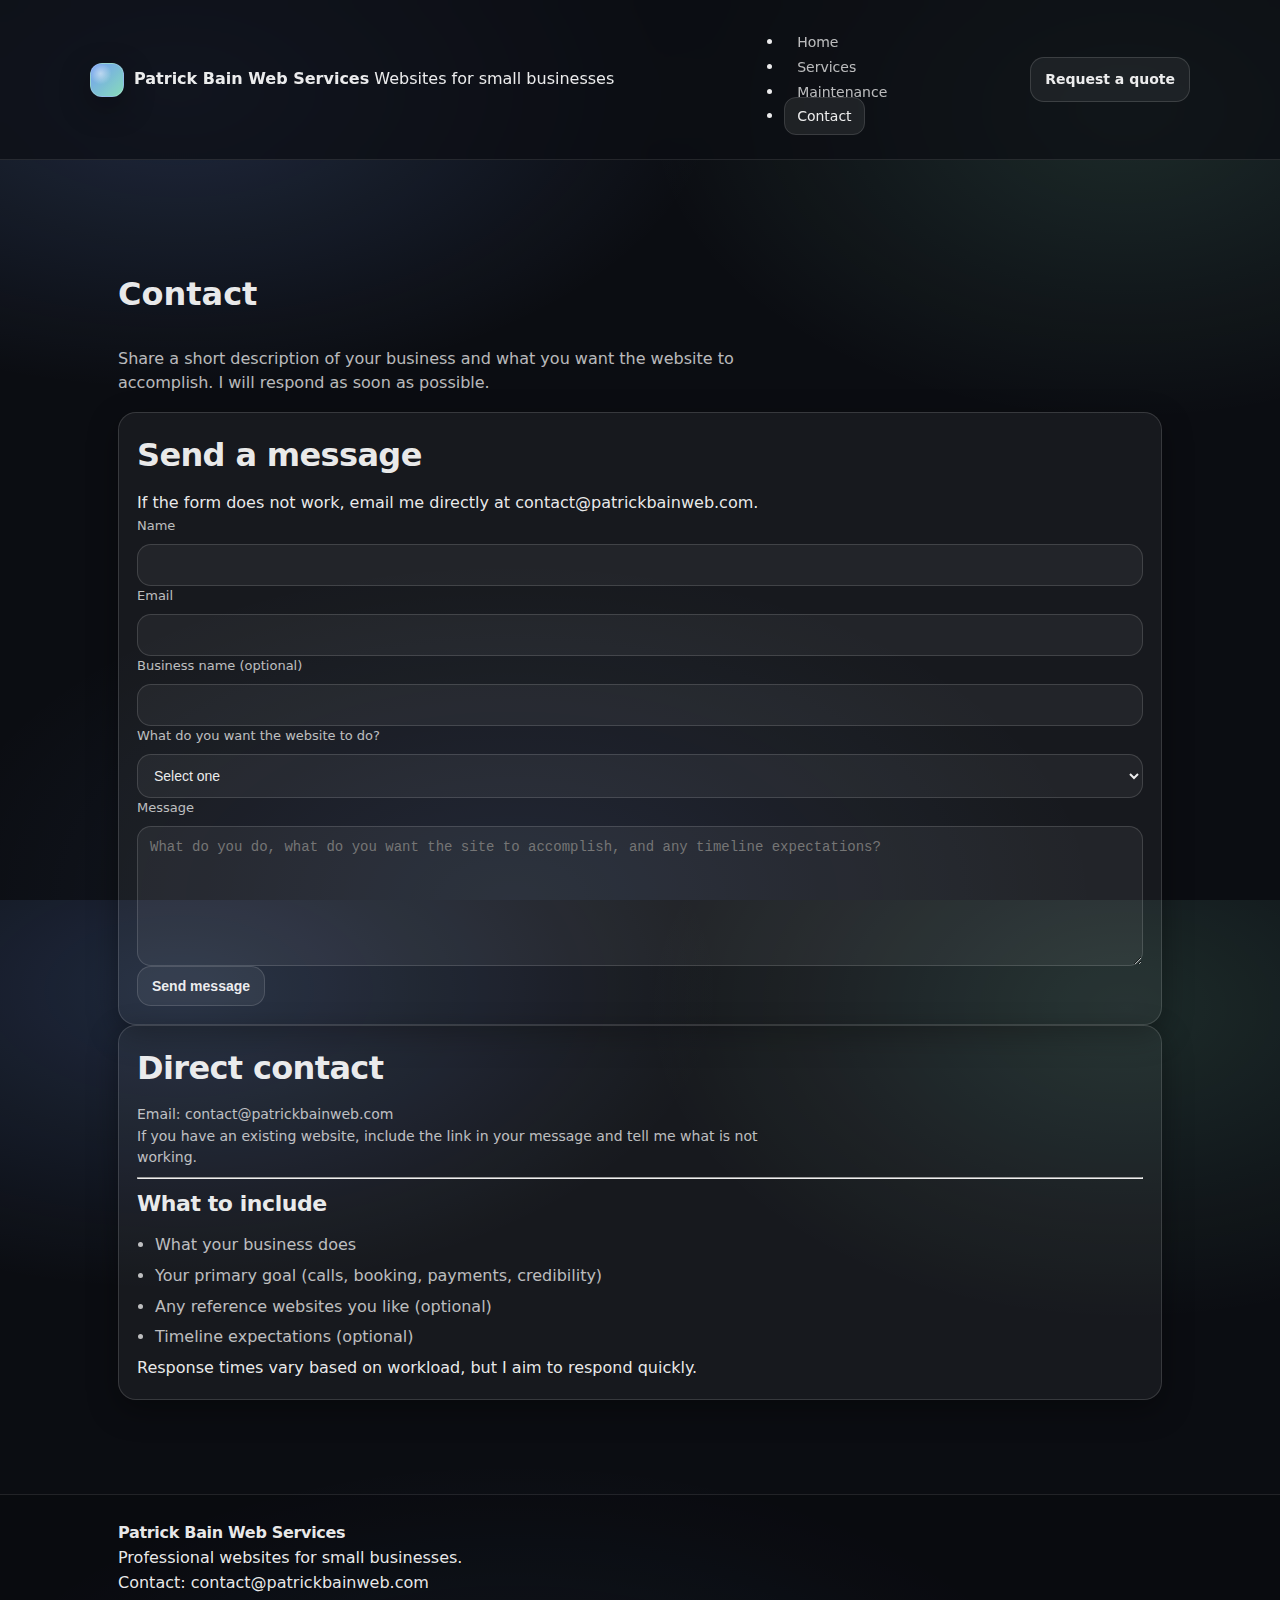
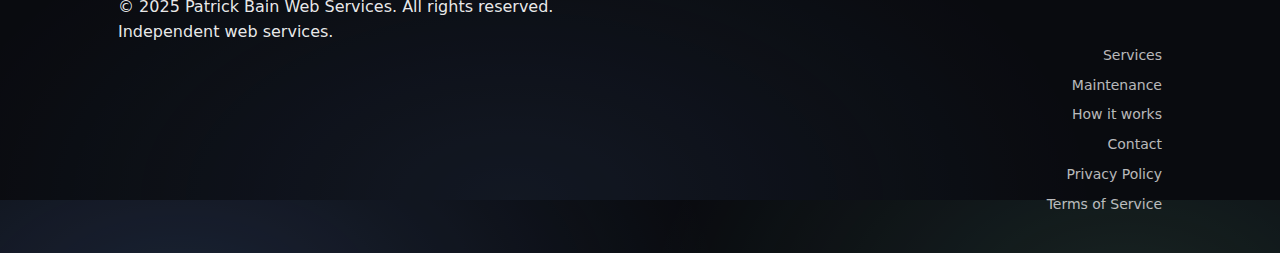
<file: pages/contact.html>
<!doctype html>
<html lang="en">
<head>
  <meta charset="utf-8" />
  <meta name="viewport" content="width=device-width, initial-scale=1" />

  <title>Contact | Patrick Bain Web Services</title>
  <meta name="description" content="Request a quote for a professional small business website. Share what you do, your goal, and your timeline. Response is typically fast." />

  <meta property="og:title" content="Contact | Patrick Bain Web Services" />
  <meta property="og:description" content="Request a quote. Clear scope, predictable timeline, and professional finish." />
  <meta property="og:type" content="website" />
  <meta property="og:url" content="https://patrickbainweb.com/pages/contact.html" />

  <link rel="canonical" href="https://patrickbainweb.com/pages/contact.html" />
  <link rel="stylesheet" href="../assets/css/styles.css" />
  <script defer src="../assets/js/main.js"></script>
</head>

<body>
  <a class="skip-link" href="#content">Skip to content</a>

  <header class="site-header">
    <div class="container header-inner">
      <a class="brand" href="../index.html" aria-label="Patrick Bain Web Services home">
        <div class="brand-mark" aria-hidden="true"></div>
        <div class="brand-text">
          <strong>Patrick Bain Web Services</strong>
          <span>Websites for small businesses</span>
        </div>
      </a>

      <nav class="nav" aria-label="Primary navigation">
        <button class="nav-toggle" type="button" data-nav-toggle aria-expanded="false" aria-controls="primary-nav">
          ☰
        </button>
        <ul class="nav-list" id="primary-nav" data-nav-list>
          <li><a href="../index.html" data-nav-link>Home</a></li>
          <li><a href="services.html" data-nav-link>Services</a></li>
          <li><a href="maintenance.html" data-nav-link>Maintenance</a></li>
          <li><a href="contact.html" data-nav-link>Contact</a></li>
        </ul>
      </nav>

      <div class="header-actions">
        <a class="btn primary" href="contact.html">Request a quote</a>
      </div>
    </div>
  </header>

  <main id="content" class="page">
    <section class="section">
      <div class="container">
        <h1 class="page-title">Contact</h1>
        <p class="page-lead">
          Share a short description of your business and what you want the website to accomplish.
          I will respond as soon as possible.
        </p>

        <div class="form-grid mt-24">
          <div class="card pad">
            <h2 class="card-title">Send a message</h2>

            <div class="note mt-10">
              If the form does not work, email me directly at
              <a href="mailto:contact@patrickbainweb.com">contact@patrickbainweb.com</a>.
            </div>
            
            <form
              data-contact-form
              action="https://formspree.io/f/xlgegapk"
              method="POST"
              class="mt-14"
            >
              <!-- Honeypot field for spam bots (should stay hidden) -->
              <input type="text" name="company_website" autocomplete="off" tabindex="-1" style="position:absolute; left:-9999px;" />

              <div class="split">
                <div class="field">
                  <label for="name">Name</label>
                  <input id="name" name="name" type="text" required />
                </div>

                <div class="field">
                  <label for="email">Email</label>
                  <input id="email" name="email" type="email" required />
                </div>
              </div>

              <div class="field">
                <label for="business">Business name (optional)</label>
                <input id="business" name="business" type="text" />
              </div>

              <div class="field">
                <label for="goal">What do you want the website to do?</label>
                <select id="goal" name="goal" required>
                  <option value="" selected>Select one</option>
                  <option>Look more professional (credibility)</option>
                  <option>Get more calls or inquiries</option>
                  <option>Generate leads (quote requests)</option>
                  <option>Support booking or scheduling</option>
                  <option>Sell products or take payments</option>
                  <option>Update or rebuild an existing site</option>
                </select>
              </div>

              <div class="field">
                <label for="message">Message</label>
                <textarea id="message" name="message" required placeholder="What do you do, what do you want the site to accomplish, and any timeline expectations?"></textarea>
              </div>

              <button class="btn primary full" type="submit">Send message</button>

              <div class="form-status" data-form-status aria-live="polite"></div>
            </form>
          </div>

          <aside class="card pad">
            <h2 class="card-title">Direct contact</h2>
            <p class="card-sub">
              Email: <a href="mailto:contact@patrickbainweb.com">contact@patrickbainweb.com</a>
            </p>
            <p class="card-sub mt-10">
              If you have an existing website, include the link in your message and tell me what is not working.
            </p>

            <hr class="hr" />

            <h3 class="card-title">What to include</h3>
            <ul>
              <li>What your business does</li>
              <li>Your primary goal (calls, booking, payments, credibility)</li>
              <li>Any reference websites you like (optional)</li>
              <li>Timeline expectations (optional)</li>
            </ul>

            <div class="note mt-18">
              Response times vary based on workload, but I aim to respond quickly.
            </div>
          </aside>
        </div>
      </div>
    </section>
  </main>

  <footer class="site-footer">
    <div class="container footer-inner">
      <div>
        <div class="footer-title">Patrick Bain Web Services</div>
        <div class="muted">Professional websites for small businesses.</div>
        <div class="mt-10 muted">Contact: <a href="mailto:contact@patrickbainweb.com">contact@patrickbainweb.com</a></div>

        <div class="smallprint">
          © 2025 Patrick Bain Web Services. All rights reserved.<br />
          Independent web services.
        </div>
      </div>

      <div class="footer-links" aria-label="Footer links">
        <a href="services.html">Services</a>
        <a href="maintenance.html">Maintenance</a>
        <a href="how-it-works.html">How it works</a>
        <a href="contact.html">Contact</a>
        <a href="privacy.html">Privacy Policy</a>
        <a href="terms.html">Terms of Service</a>
      </div>
    </div>
  </footer>
</body>
</html>
</file>
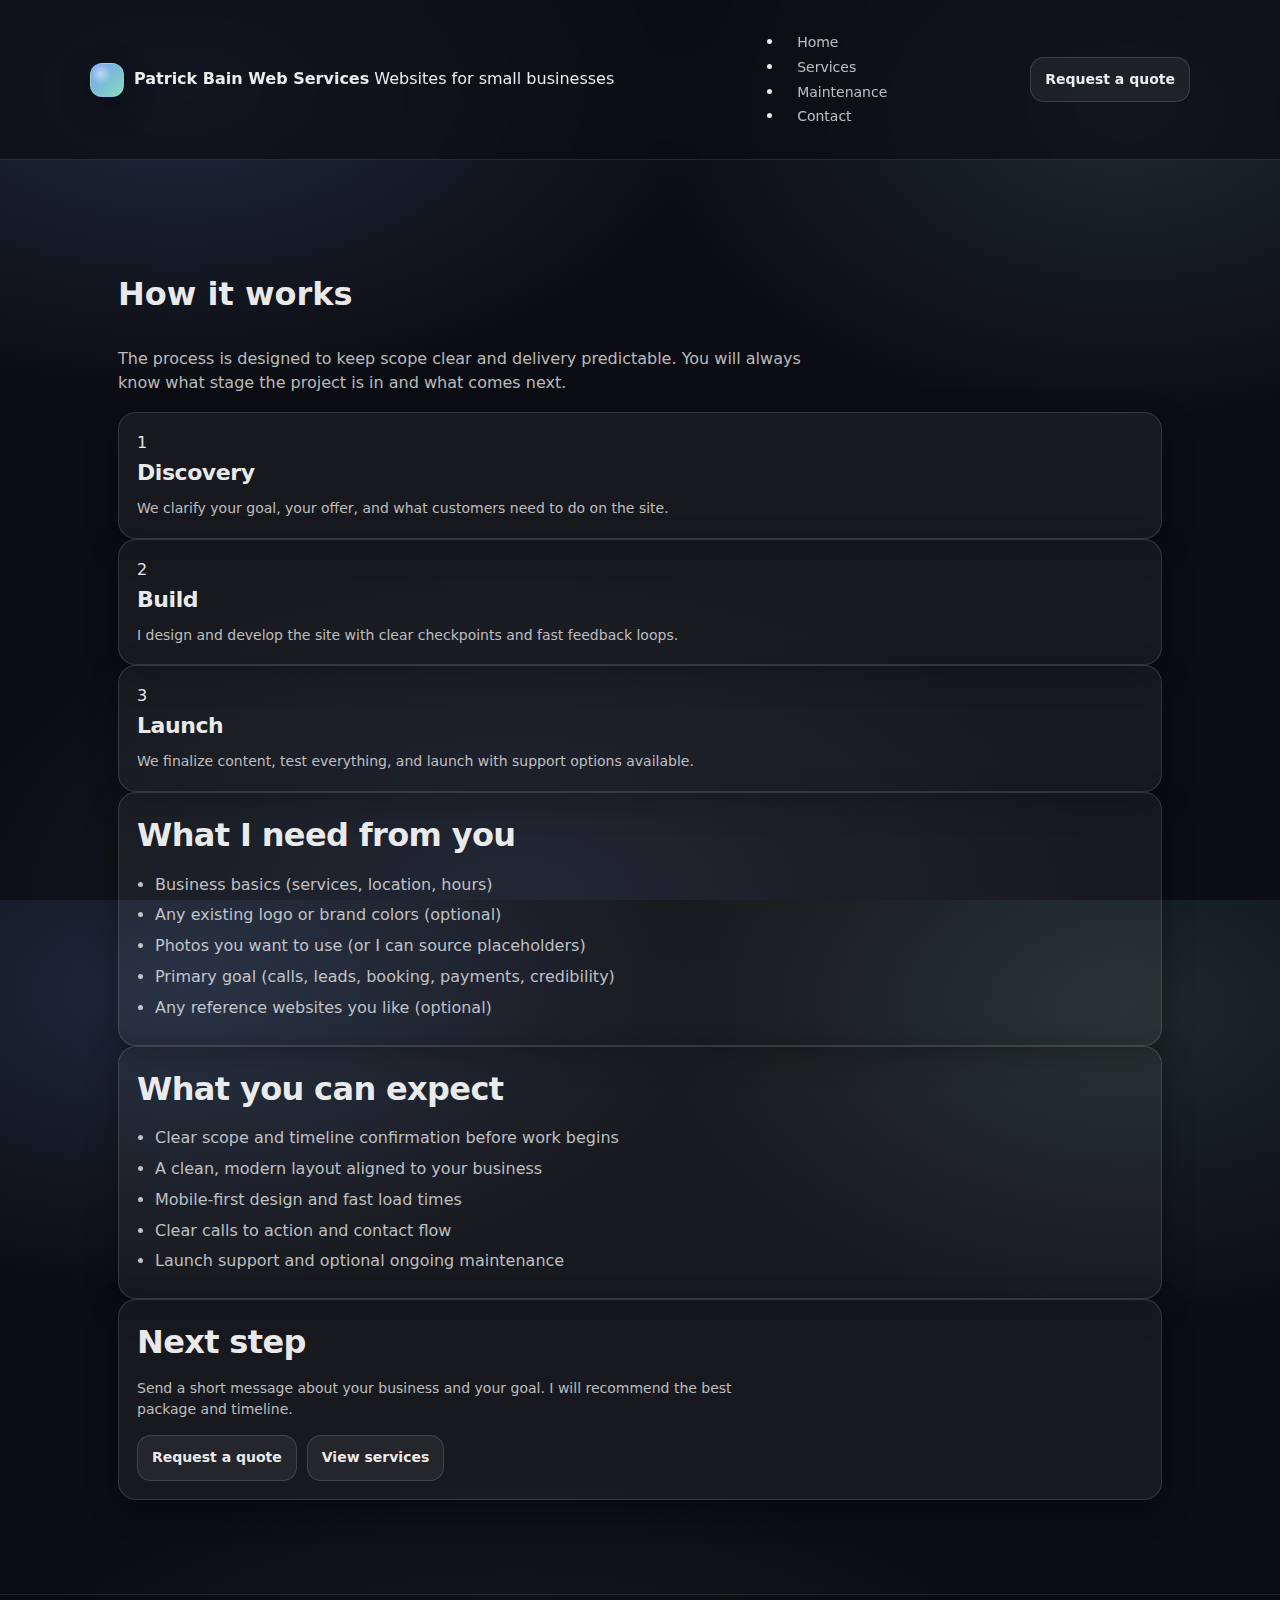
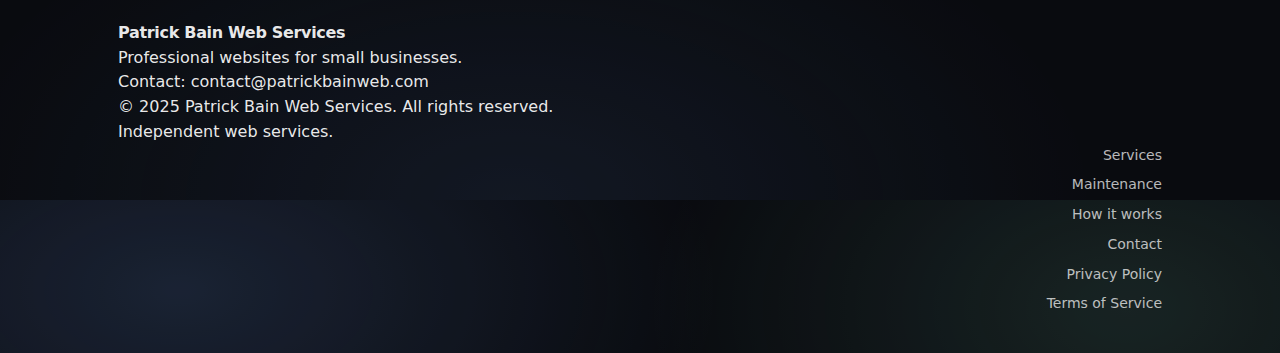
<file: pages/how-it-works.html>
<!doctype html>
<html lang="en">
<head>
  <meta charset="utf-8" />
  <meta name="viewport" content="width=device-width, initial-scale=1" />

  <title>How It Works | Patrick Bain Web Services</title>
  <meta name="description" content="A straightforward process: discovery, build, and launch. Clear checkpoints, predictable timelines, and ongoing support options." />

  <meta property="og:title" content="How It Works | Patrick Bain Web Services" />
  <meta property="og:description" content="Discovery, build, and launch. A clear, structured process with predictable delivery." />
  <meta property="og:type" content="website" />
  <meta property="og:url" content="https://patrickbainweb.com/pages/how-it-works.html" />

  <link rel="canonical" href="https://patrickbainweb.com/pages/how-it-works.html" />
  <link rel="stylesheet" href="../assets/css/styles.css" />
  <script defer src="../assets/js/main.js"></script>
</head>

<body>
  <a class="skip-link" href="#content">Skip to content</a>

  <header class="site-header">
    <div class="container header-inner">
      <a class="brand" href="../index.html" aria-label="Patrick Bain Web Services home">
        <div class="brand-mark" aria-hidden="true"></div>
        <div class="brand-text">
          <strong>Patrick Bain Web Services</strong>
          <span>Websites for small businesses</span>
        </div>
      </a>

      <nav class="nav" aria-label="Primary navigation">
        <button class="nav-toggle" type="button" data-nav-toggle aria-expanded="false" aria-controls="primary-nav">
          ☰
        </button>
        <ul class="nav-list" id="primary-nav" data-nav-list>
          <li><a href="../index.html" data-nav-link>Home</a></li>
          <li><a href="services.html" data-nav-link>Services</a></li>
          <li><a href="maintenance.html" data-nav-link>Maintenance</a></li>
          <li><a href="contact.html" data-nav-link>Contact</a></li>
        </ul>
      </nav>

      <div class="header-actions">
        <a class="btn primary" href="contact.html">Request a quote</a>
      </div>
    </div>
  </header>

  <main id="content" class="page">
    <section class="section">
      <div class="container">
        <h1 class="page-title">How it works</h1>
        <p class="page-lead">
          The process is designed to keep scope clear and delivery predictable.
          You will always know what stage the project is in and what comes next.
        </p>

        <div class="process-grid mt-24">
          <div class="card step hover">
            <div class="num">1</div>
            <h3>Discovery</h3>
            <p>We clarify your goal, your offer, and what customers need to do on the site.</p>
          </div>
          <div class="card step hover">
            <div class="num">2</div>
            <h3>Build</h3>
            <p>I design and develop the site with clear checkpoints and fast feedback loops.</p>
          </div>
          <div class="card step hover">
            <div class="num">3</div>
            <h3>Launch</h3>
            <p>We finalize content, test everything, and launch with support options available.</p>
          </div>
        </div>

        <div class="split mt-24">
          <div class="card pad">
            <h2 class="card-title">What I need from you</h2>
            <ul>
              <li>Business basics (services, location, hours)</li>
              <li>Any existing logo or brand colors (optional)</li>
              <li>Photos you want to use (or I can source placeholders)</li>
              <li>Primary goal (calls, leads, booking, payments, credibility)</li>
              <li>Any reference websites you like (optional)</li>
            </ul>
          </div>

          <div class="card pad">
            <h2 class="card-title">What you can expect</h2>
            <ul>
              <li>Clear scope and timeline confirmation before work begins</li>
              <li>A clean, modern layout aligned to your business</li>
              <li>Mobile-first design and fast load times</li>
              <li>Clear calls to action and contact flow</li>
              <li>Launch support and optional ongoing maintenance</li>
            </ul>
          </div>
        </div>

        <div class="card panel mt-24">
          <h2 class="card-title">Next step</h2>
          <p class="card-sub">Send a short message about your business and your goal. I will recommend the best package and timeline.</p>
          <div class="hero-actions mt-14">
            <a class="btn primary" href="contact.html">Request a quote</a>
            <a class="btn ghost" href="services.html">View services</a>
          </div>
        </div>
      </div>
    </section>
  </main>

  <footer class="site-footer">
    <div class="container footer-inner">
      <div>
        <div class="footer-title">Patrick Bain Web Services</div>
        <div class="muted">Professional websites for small businesses.</div>
        <div class="mt-10 muted">Contact: <a href="mailto:contact@patrickbainweb.com">contact@patrickbainweb.com</a></div>

        <div class="smallprint">
          © 2025 Patrick Bain Web Services. All rights reserved.<br />
          Independent web services.
        </div>
      </div>

      <div class="footer-links" aria-label="Footer links">
        <a href="services.html">Services</a>
        <a href="maintenance.html">Maintenance</a>
        <a href="how-it-works.html">How it works</a>
        <a href="contact.html">Contact</a>
        <a href="privacy.html">Privacy Policy</a>
        <a href="terms.html">Terms of Service</a>
      </div>
    </div>
  </footer>
</body>
</html>
</file>
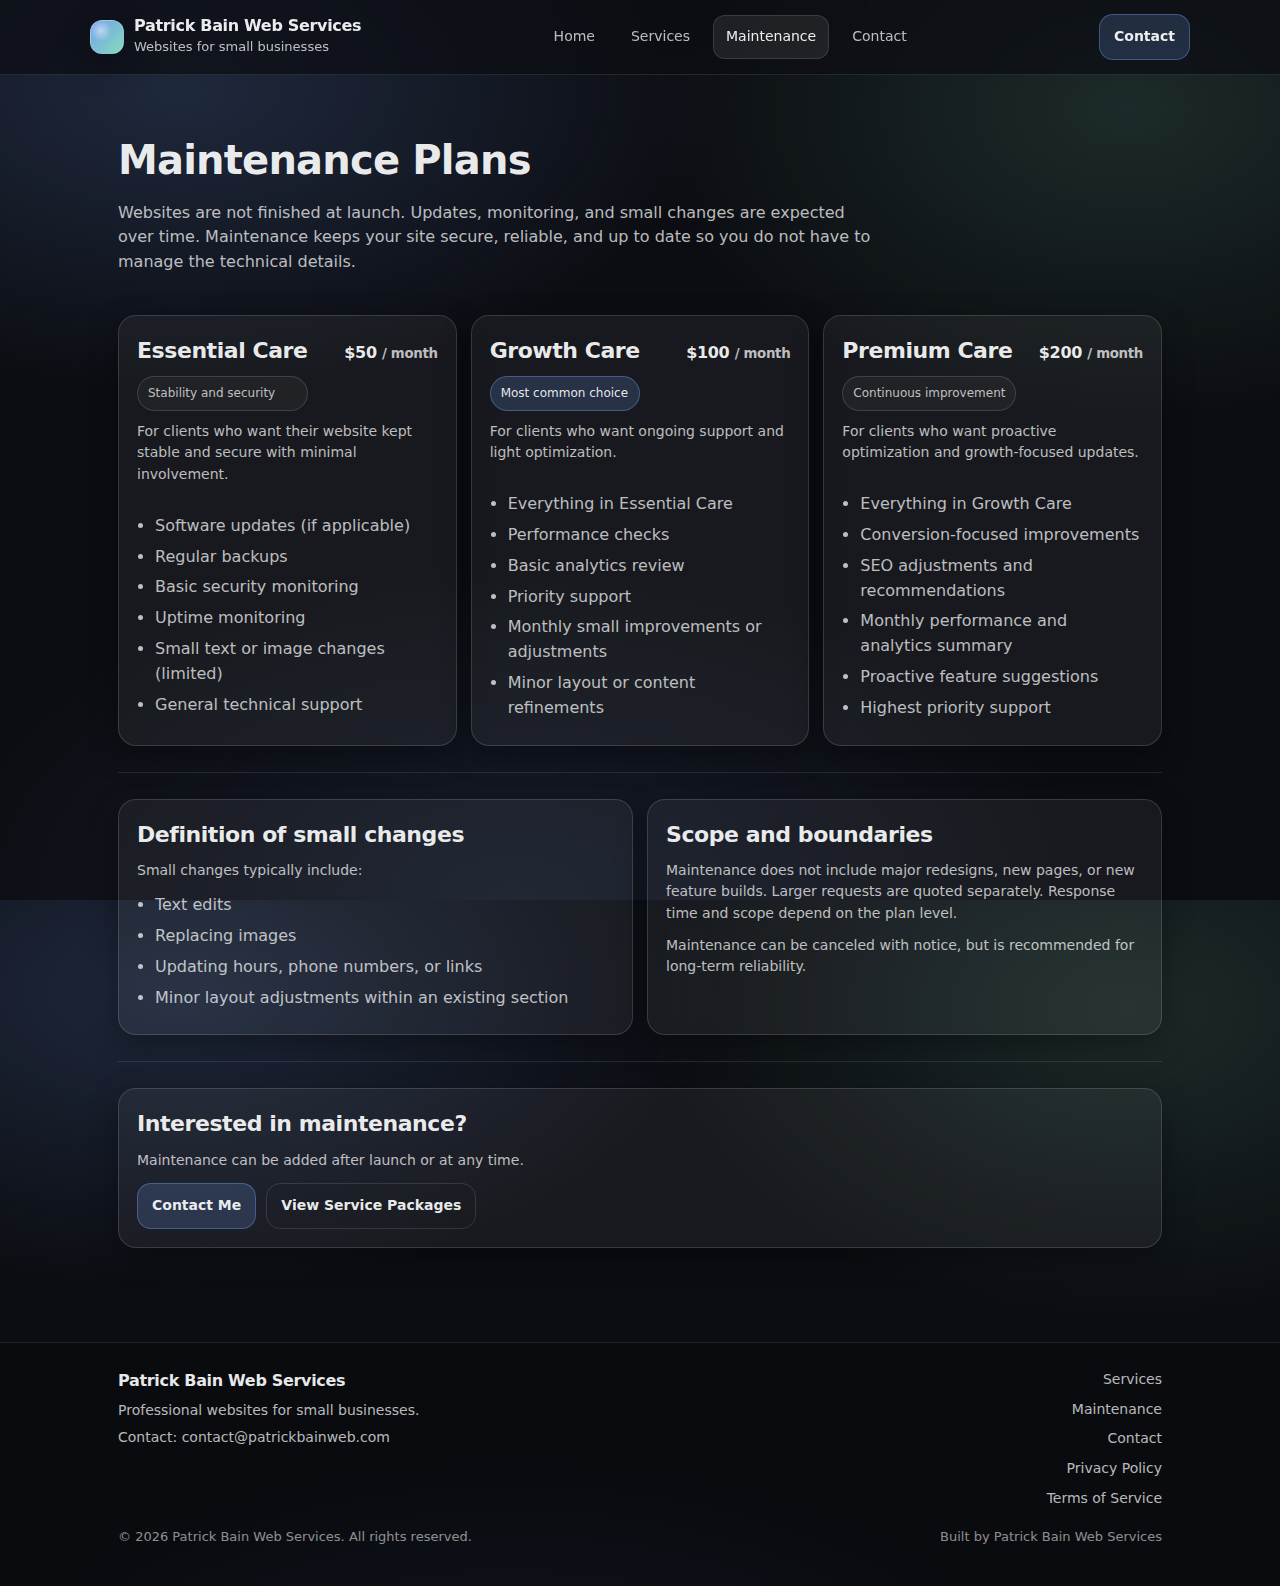
<file: pages/maintenance.html>
<!doctype html>
<html lang="en">
<head>
  <meta charset="utf-8" />
  <meta name="viewport" content="width=device-width, initial-scale=1" />
  <title>Maintenance | Patrick Bain Web Services</title>
  <meta name="description" content="Website maintenance plans to keep your site secure, fast, and up to date after launch." />
  <meta name="robots" content="index,follow" />
  <link rel="stylesheet" href="../assets/css/styles.css" />
  <link rel="icon" href="data:," />
</head>
<body>
  <a class="skip-link" href="#main">Skip to content</a>

  <header class="site-header">
    <div class="container header-inner">
      <a class="brand" href="../index.html" aria-label="Go to homepage">
        <span class="brand-mark" aria-hidden="true"></span>
        <span>
          <div class="brand-name">Patrick Bain Web Services</div>
          <div class="brand-sub">Websites for small businesses</div>
        </span>
      </a>

      <button class="nav-toggle" data-nav-toggle aria-label="Open menu" aria-expanded="false">☰</button>

      <nav class="nav" data-nav aria-label="Primary navigation">
        <a href="../index.html" data-nav-link>Home</a>
        <a href="services.html" data-nav-link>Services</a>
        <a href="maintenance.html" data-nav-link aria-current="page">Maintenance</a>
        <a href="contact.html" data-nav-link>Contact</a>
      </nav>

      <div class="header-actions">
        <a class="btn btn-primary" href="contact.html">Contact</a>
      </div>
    </div>
  </header>

  <main id="main">
    <section class="page-title">
      <div class="container">
        <h1>Maintenance Plans</h1>
        <p>
          Websites are not finished at launch. Updates, monitoring, and small changes are expected over time.
          Maintenance keeps your site secure, reliable, and up to date so you do not have to manage the technical details.
        </p>
      </div>
    </section>

    <section class="section">
      <div class="container">
        <div class="pricing-grid">
          <div class="card price">
            <div class="price-top">
              <div>
                <h3>Essential Care</h3>
                <div class="badge">Stability and security</div>
              </div>
              <div class="amount">$50 <small>/ month</small></div>
            </div>
            <p>For clients who want their website kept stable and secure with minimal involvement.</p>
            <ul>
              <li>Software updates (if applicable)</li>
              <li>Regular backups</li>
              <li>Basic security monitoring</li>
              <li>Uptime monitoring</li>
              <li>Small text or image changes (limited)</li>
              <li>General technical support</li>
            </ul>
          </div>

          <div class="card price">
            <div class="price-top">
              <div>
                <h3>Growth Care</h3>
                <div class="badge badge-pop">Most common choice</div>
              </div>
              <div class="amount">$100 <small>/ month</small></div>
            </div>
            <p>For clients who want ongoing support and light optimization.</p>
            <ul>
              <li>Everything in Essential Care</li>
              <li>Performance checks</li>
              <li>Basic analytics review</li>
              <li>Priority support</li>
              <li>Monthly small improvements or adjustments</li>
              <li>Minor layout or content refinements</li>
            </ul>
          </div>

          <div class="card price">
            <div class="price-top">
              <div>
                <h3>Premium Care</h3>
                <div class="badge">Continuous improvement</div>
              </div>
              <div class="amount">$200 <small>/ month</small></div>
            </div>
            <p>For clients who want proactive optimization and growth-focused updates.</p>
            <ul>
              <li>Everything in Growth Care</li>
              <li>Conversion-focused improvements</li>
              <li>SEO adjustments and recommendations</li>
              <li>Monthly performance and analytics summary</li>
              <li>Proactive feature suggestions</li>
              <li>Highest priority support</li>
            </ul>
          </div>
        </div>

        <hr class="sep" />

        <div class="grid-2">
          <div class="card">
            <h3>Definition of small changes</h3>
            <p>Small changes typically include:</p>
            <ul>
              <li>Text edits</li>
              <li>Replacing images</li>
              <li>Updating hours, phone numbers, or links</li>
              <li>Minor layout adjustments within an existing section</li>
            </ul>
          </div>
          <div class="card">
            <h3>Scope and boundaries</h3>
            <p>
              Maintenance does not include major redesigns, new pages, or new feature builds.
              Larger requests are quoted separately. Response time and scope depend on the plan level.
            </p>
            <p style="margin-top: 10px;">
              Maintenance can be canceled with notice, but is recommended for long-term reliability.
            </p>
          </div>
        </div>

        <hr class="sep" />

        <div class="card">
          <h3>Interested in maintenance?</h3>
          <p>Maintenance can be added after launch or at any time.</p>
          <div class="hero-actions" style="margin-top: 12px;">
            <a class="btn btn-primary" href="contact.html">Contact Me</a>
            <a class="btn btn-ghost" href="services.html">View Service Packages</a>
          </div>
        </div>
      </div>
    </section>
  </main>

  <footer class="site-footer">
    <div class="container">
      <div class="footer-grid">
        <div>
          <div class="footer-title">Patrick Bain Web Services</div>
          <div class="footer-muted">Professional websites for small businesses.</div>
          <div class="footer-muted">Contact: <a href="mailto:contact@patrickbainweb.com">contact@patrickbainweb.com</a></div>
        </div>

        <div class="footer-links">
          <a href="services.html">Services</a>
          <a href="maintenance.html">Maintenance</a>
          <a href="contact.html">Contact</a>
          <a href="privacy.html">Privacy Policy</a>
          <a href="terms.html">Terms of Service</a>
        </div>
      </div>

      <div class="footer-bottom">
        <div>© <span data-year></span> Patrick Bain Web Services. All rights reserved.</div>
        <div class="smallprint">Built by Patrick Bain Web Services</div>
      </div>
    </div>
  </footer>

  <script src="../assets/js/main.js"></script>
</body>
</html>
</file>
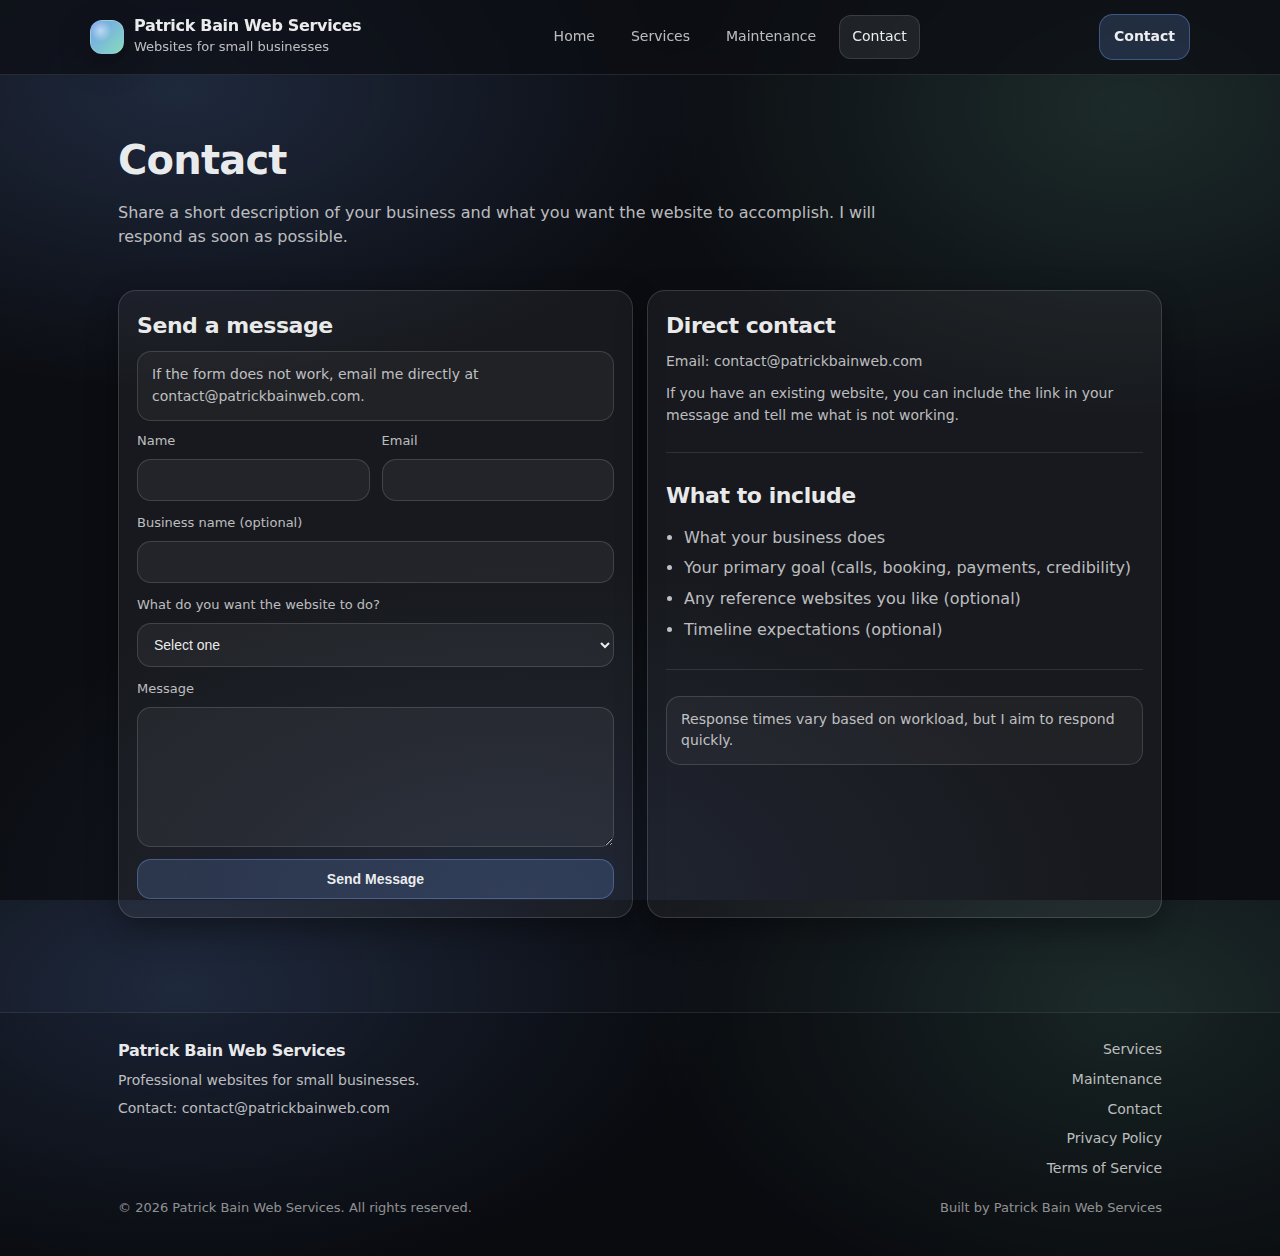
<file: pages/privacy.html>
<!doctype html>
<html lang="en">
<head>
  <meta charset="utf-8" />
  <meta name="viewport" content="width=device-width, initial-scale=1" />
  <title>Contact | Patrick Bain Web Services</title>
  <meta name="description" content="Contact Patrick Bain Web Services to discuss a website project, request a quote, or ask a question." />
  <meta name="robots" content="index,follow" />
  <link rel="stylesheet" href="../assets/css/styles.css" />
  <link rel="icon" href="data:," />
</head>
<body>
  <a class="skip-link" href="#main">Skip to content</a>

  <header class="site-header">
    <div class="container header-inner">
      <a class="brand" href="../index.html" aria-label="Go to homepage">
        <span class="brand-mark" aria-hidden="true"></span>
        <span>
          <div class="brand-name">Patrick Bain Web Services</div>
          <div class="brand-sub">Websites for small businesses</div>
        </span>
      </a>

      <button class="nav-toggle" data-nav-toggle aria-label="Open menu" aria-expanded="false">☰</button>

      <nav class="nav" data-nav aria-label="Primary navigation">
        <a href="../index.html" data-nav-link>Home</a>
        <a href="services.html" data-nav-link>Services</a>
        <a href="maintenance.html" data-nav-link>Maintenance</a>
        <a href="contact.html" data-nav-link aria-current="page">Contact</a>
      </nav>

      <div class="header-actions">
        <a class="btn btn-primary" href="contact.html">Contact</a>
      </div>
    </div>
  </header>

  <main id="main">
    <section class="page-title">
      <div class="container">
        <h1>Contact</h1>
        <p>
          Share a short description of your business and what you want the website to accomplish.
          I will respond as soon as possible.
        </p>
      </div>
    </section>

    <section class="section">
      <div class="container">
        <div class="grid-2">
          <div class="card">
            <h3>Send a message</h3>

            <div class="notice" data-form-status>
              If the form does not work, email me directly at
              <a href="mailto:contact@patrickbainweb.com">contact@patrickbainweb.com</a>.
            </div>

            <form class="form" data-formspree
              action="https://formspree.io/f/YOUR_FORMSPREE_ID"
              method="POST">

              <!-- Honeypot field (anti-spam) -->
              <input type="text" name="_gotcha" style="display:none" tabindex="-1" autocomplete="off" />

              <div class="form-row">
                <div class="field">
                  <label for="name">Name</label>
                  <input id="name" name="name" type="text" required />
                </div>
                <div class="field">
                  <label for="email">Email</label>
                  <input id="email" name="email" type="email" required />
                </div>
              </div>

              <div class="field">
                <label for="business">Business name (optional)</label>
                <input id="business" name="business" type="text" />
              </div>

              <div class="field">
                <label for="goal">What do you want the website to do?</label>
                <select id="goal" name="goal" required>
                  <option value="" selected disabled>Select one</option>
                  <option>More calls or inquiries</option>
                  <option>Online booking</option>
                  <option>Payments or deposits</option>
                  <option>Professional credibility</option>
                  <option>Update an existing website</option>
                </select>
              </div>

              <div class="field">
                <label for="message">Message</label>
                <textarea id="message" name="message" required></textarea>
              </div>

              <button class="btn btn-primary" type="submit">Send Message</button>
            </form>
          </div>

          <div class="card">
            <h3>Direct contact</h3>
            <p>
              Email: <a href="mailto:contact@patrickbainweb.com">contact@patrickbainweb.com</a>
            </p>
            <p style="margin-top: 10px;">
              If you have an existing website, you can include the link in your message and tell me what is not working.
            </p>

            <hr class="sep" />

            <h3>What to include</h3>
            <ul>
              <li>What your business does</li>
              <li>Your primary goal (calls, booking, payments, credibility)</li>
              <li>Any reference websites you like (optional)</li>
              <li>Timeline expectations (optional)</li>
            </ul>

            <hr class="sep" />

            <div class="notice">
              Response times vary based on workload, but I aim to respond quickly.
            </div>
          </div>
        </div>
      </div>
    </section>
  </main>

  <footer class="site-footer">
    <div class="container">
      <div class="footer-grid">
        <div>
          <div class="footer-title">Patrick Bain Web Services</div>
          <div class="footer-muted">Professional websites for small businesses.</div>
          <div class="footer-muted">Contact: <a href="mailto:contact@patrickbainweb.com">contact@patrickbainweb.com</a></div>
        </div>

        <div class="footer-links">
          <a href="services.html">Services</a>
          <a href="maintenance.html">Maintenance</a>
          <a href="contact.html">Contact</a>
          <a href="privacy.html">Privacy Policy</a>
          <a href="terms.html">Terms of Service</a>
        </div>
      </div>

      <div class="footer-bottom">
        <div>© <span data-year></span> Patrick Bain Web Services. All rights reserved.</div>
        <div class="smallprint">Built by Patrick Bain Web Services</div>
      </div>
    </div>
  </footer>

  <script src="../assets/js/main.js"></script>
</body>
</html>
</file>
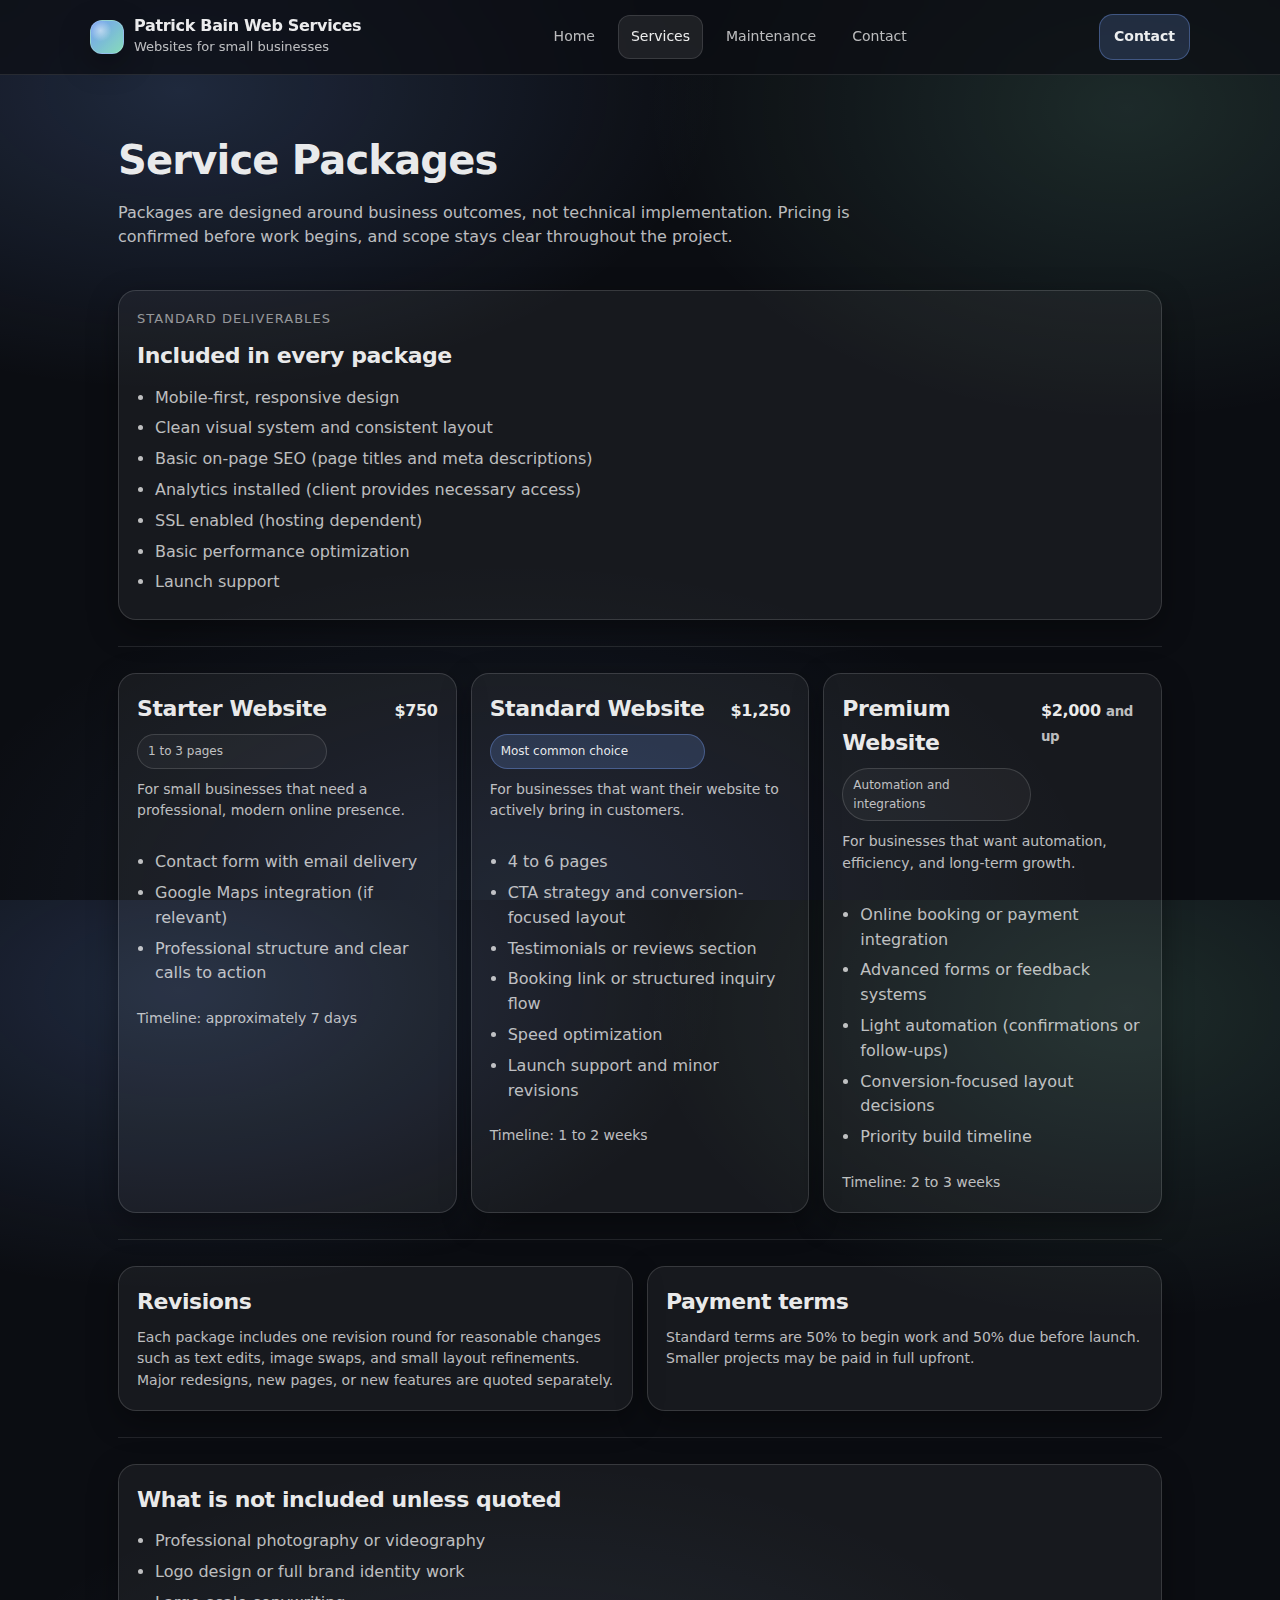
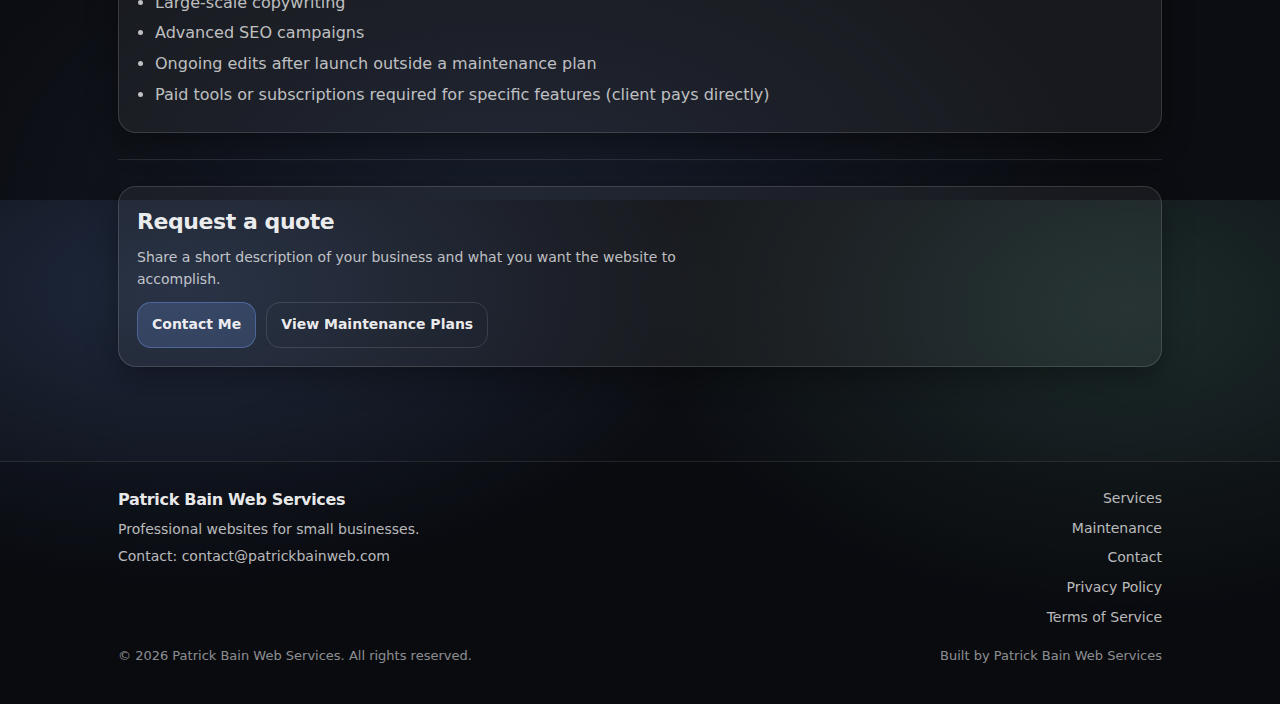
<file: pages/services.html>
<!doctype html>
<html lang="en">
<head>
  <meta charset="utf-8" />
  <meta name="viewport" content="width=device-width, initial-scale=1" />
  <title>Services | Patrick Bain Web Services</title>
  <meta name="description" content="Service packages for small business websites, including build options and professional delivery standards." />
  <meta name="robots" content="index,follow" />
  <link rel="stylesheet" href="../assets/css/styles.css" />
  <link rel="icon" href="data:," />
</head>
<body>
  <a class="skip-link" href="#main">Skip to content</a>

  <header class="site-header">
    <div class="container header-inner">
      <a class="brand" href="../index.html" aria-label="Go to homepage">
        <span class="brand-mark" aria-hidden="true"></span>
        <span>
          <div class="brand-name">Patrick Bain Web Services</div>
          <div class="brand-sub">Websites for small businesses</div>
        </span>
      </a>

      <button class="nav-toggle" data-nav-toggle aria-label="Open menu" aria-expanded="false">☰</button>

      <nav class="nav" data-nav aria-label="Primary navigation">
        <a href="../index.html" data-nav-link>Home</a>
        <a href="services.html" data-nav-link aria-current="page">Services</a>
        <a href="maintenance.html" data-nav-link>Maintenance</a>
        <a href="contact.html" data-nav-link>Contact</a>
      </nav>

      <div class="header-actions">
        <a class="btn btn-primary" href="contact.html">Contact</a>
      </div>
    </div>
  </header>

  <main id="main">
    <section class="page-title">
      <div class="container">
        <h1>Service Packages</h1>
        <p>
          Packages are designed around business outcomes, not technical implementation.
          Pricing is confirmed before work begins, and scope stays clear throughout the project.
        </p>
      </div>
    </section>

    <section class="section">
      <div class="container">
        <div class="card">
          <div class="kicker">Standard deliverables</div>
          <h3>Included in every package</h3>
          <ul>
            <li>Mobile-first, responsive design</li>
            <li>Clean visual system and consistent layout</li>
            <li>Basic on-page SEO (page titles and meta descriptions)</li>
            <li>Analytics installed (client provides necessary access)</li>
            <li>SSL enabled (hosting dependent)</li>
            <li>Basic performance optimization</li>
            <li>Launch support</li>
          </ul>
        </div>

        <hr class="sep" />

        <div class="pricing-grid">
          <div class="card price">
            <div class="price-top">
              <div>
                <h3>Starter Website</h3>
                <div class="badge">1 to 3 pages</div>
              </div>
              <div class="amount">$750</div>
            </div>
            <p>For small businesses that need a professional, modern online presence.</p>
            <ul>
              <li>Contact form with email delivery</li>
              <li>Google Maps integration (if relevant)</li>
              <li>Professional structure and clear calls to action</li>
            </ul>
            <div class="footer-muted">Timeline: approximately 7 days</div>
          </div>

          <div class="card price">
            <div class="price-top">
              <div>
                <h3>Standard Website</h3>
                <div class="badge badge-pop">Most common choice</div>
              </div>
              <div class="amount">$1,250</div>
            </div>
            <p>For businesses that want their website to actively bring in customers.</p>
            <ul>
              <li>4 to 6 pages</li>
              <li>CTA strategy and conversion-focused layout</li>
              <li>Testimonials or reviews section</li>
              <li>Booking link or structured inquiry flow</li>
              <li>Speed optimization</li>
              <li>Launch support and minor revisions</li>
            </ul>
            <div class="footer-muted">Timeline: 1 to 2 weeks</div>
          </div>

          <div class="card price">
            <div class="price-top">
              <div>
                <h3>Premium Website</h3>
                <div class="badge">Automation and integrations</div>
              </div>
              <div class="amount">$2,000 <small>and up</small></div>
            </div>
            <p>For businesses that want automation, efficiency, and long-term growth.</p>
            <ul>
              <li>Online booking or payment integration</li>
              <li>Advanced forms or feedback systems</li>
              <li>Light automation (confirmations or follow-ups)</li>
              <li>Conversion-focused layout decisions</li>
              <li>Priority build timeline</li>
            </ul>
            <div class="footer-muted">Timeline: 2 to 3 weeks</div>
          </div>
        </div>

        <hr class="sep" />

        <div class="grid-2">
          <div class="card">
            <h3>Revisions</h3>
            <p>
              Each package includes one revision round for reasonable changes such as text edits, image swaps,
              and small layout refinements. Major redesigns, new pages, or new features are quoted separately.
            </p>
          </div>
          <div class="card">
            <h3>Payment terms</h3>
            <p>
              Standard terms are 50% to begin work and 50% due before launch. Smaller projects may be paid in full upfront.
            </p>
          </div>
        </div>

        <hr class="sep" />

        <div class="card">
          <h3>What is not included unless quoted</h3>
          <ul>
            <li>Professional photography or videography</li>
            <li>Logo design or full brand identity work</li>
            <li>Large-scale copywriting</li>
            <li>Advanced SEO campaigns</li>
            <li>Ongoing edits after launch outside a maintenance plan</li>
            <li>Paid tools or subscriptions required for specific features (client pays directly)</li>
          </ul>
        </div>

        <hr class="sep" />

        <div class="card">
          <h3>Request a quote</h3>
          <p>Share a short description of your business and what you want the website to accomplish.</p>
          <div class="hero-actions" style="margin-top: 12px;">
            <a class="btn btn-primary" href="contact.html">Contact Me</a>
            <a class="btn btn-ghost" href="maintenance.html">View Maintenance Plans</a>
          </div>
        </div>
      </div>
    </section>
  </main>

  <footer class="site-footer">
    <div class="container">
      <div class="footer-grid">
        <div>
          <div class="footer-title">Patrick Bain Web Services</div>
          <div class="footer-muted">Professional websites for small businesses.</div>
          <div class="footer-muted">Contact: <a href="mailto:contact@patrickbainweb.com">contact@patrickbainweb.com</a></div>
        </div>

        <div class="footer-links">
          <a href="services.html">Services</a>
          <a href="maintenance.html">Maintenance</a>
          <a href="contact.html">Contact</a>
          <a href="privacy.html">Privacy Policy</a>
          <a href="terms.html">Terms of Service</a>
        </div>
      </div>

      <div class="footer-bottom">
        <div>© <span data-year></span> Patrick Bain Web Services. All rights reserved.</div>
        <div class="smallprint">Built by Patrick Bain Web Services</div>
      </div>
    </div>
  </footer>

  <script src="../assets/js/main.js"></script>
</body>
</html>
</file>
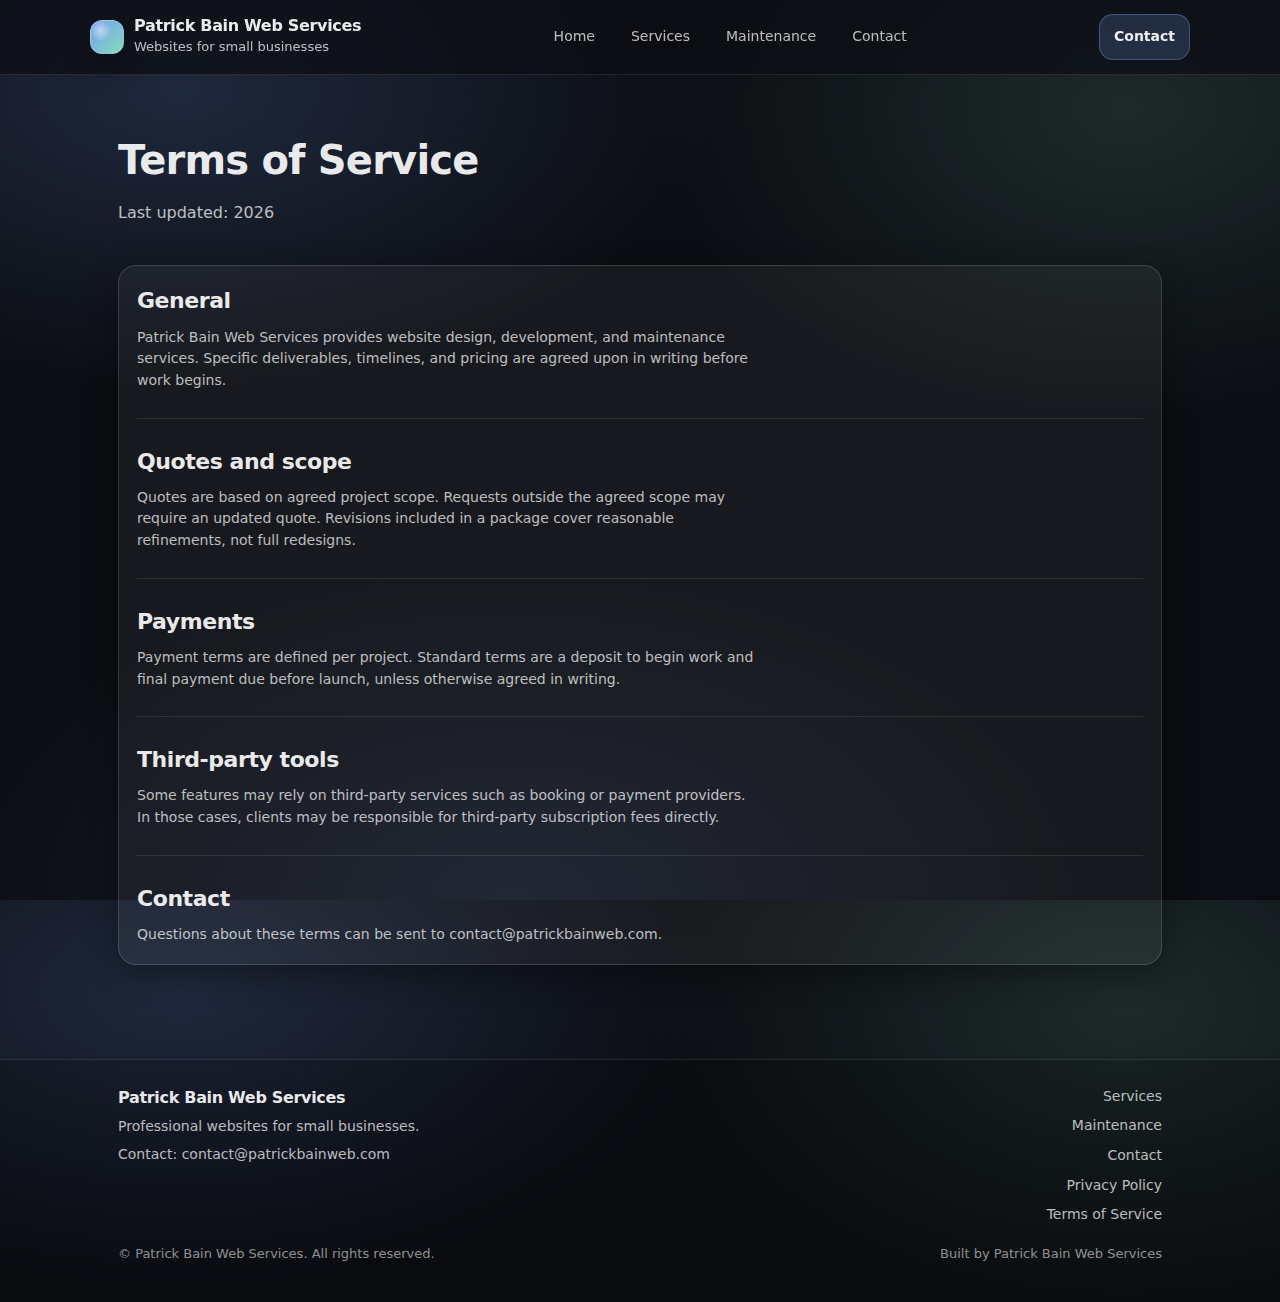
<file: pages/terms.html>
<!doctype html>
<html lang="en">
<head>
  <meta charset="utf-8" />
  <meta name="viewport" content="width=device-width, initial-scale=1" />
  <title>Terms of Service | Patrick Bain Web Services</title>
  <meta name="description" content="Terms of service for Patrick Bain Web Services." />
  <meta name="robots" content="index,follow" />
  <link rel="stylesheet" href="../assets/css/styles.css" />
  <link rel="icon" href="data:," />
</head>
<body>
  <a class="skip-link" href="#main">Skip to content</a>

  <header class="site-header">
    <div class="container header-inner">
      <a class="brand" href="../index.html" aria-label="Go to homepage">
        <span class="brand-mark" aria-hidden="true"></span>
        <span>
          <div class="brand-name">Patrick Bain Web Services</div>
          <div class="brand-sub">Websites for small businesses</div>
        </span>
      </a>

      <button class="nav-toggle" data-nav-toggle aria-label="Open menu" aria-expanded="false">☰</button>

      <nav class="nav" data-nav aria-label="Primary navigation">
        <a href="../index.html" data-nav-link>Home</a>
        <a href="services.html" data-nav-link>Services</a>
        <a href="maintenance.html" data-nav-link>Maintenance</a>
        <a href="contact.html" data-nav-link>Contact</a>
      </nav>

      <div class="header-actions">
        <a class="btn btn-primary" href="contact.html">Contact</a>
      </div>
    </div>
  </header>

  <main id="main">
    <section class="page-title">
      <div class="container">
        <h1>Terms of Service</h1>
        <p>Last updated: <span data-year></span></p>
      </div>
    </section>

    <section class="section">
      <div class="container">
        <div class="card">
          <h3>General</h3>
          <p>
            Patrick Bain Web Services provides website design, development, and maintenance services.
            Specific deliverables, timelines, and pricing are agreed upon in writing before work begins.
          </p>

          <hr class="sep" />

          <h3>Quotes and scope</h3>
          <p>
            Quotes are based on agreed project scope. Requests outside the agreed scope may require an updated quote.
            Revisions included in a package cover reasonable refinements, not full redesigns.
          </p>

          <hr class="sep" />

          <h3>Payments</h3>
          <p>
            Payment terms are defined per project. Standard terms are a deposit to begin work and final payment due before launch,
            unless otherwise agreed in writing.
          </p>

          <hr class="sep" />

          <h3>Third-party tools</h3>
          <p>
            Some features may rely on third-party services such as booking or payment providers. In those cases, clients may be responsible
            for third-party subscription fees directly.
          </p>

          <hr class="sep" />

          <h3>Contact</h3>
          <p>
            Questions about these terms can be sent to
            <a href="mailto:contact@patrickbainweb.com">contact@patrickbainweb.com</a>.
          </p>
        </div>
      </div>
    </section>
  </main>

  <footer class="site-footer">
    <div class="container">
      <div class="footer-grid">
        <div>
          <div class="footer-title">Patrick Bain Web Services</div>
          <div class="footer-muted">Professional websites for small businesses.</div>
          <div class="footer-muted">Contact: <a href="mailto:contact@patrickbainweb.com">contact@patrickbainweb.com</a></div>
        </div>

        <div class="footer-links">
          <a href="services.html">Services</a>
          <a href="maintenance.html">Maintenance</a>
          <a href="contact.html">Contact</a>
          <a href="privacy.html">Privacy Policy</a>
          <a href="terms.html">Terms of Service</a>
        </div>
      </div>

      <div class="footer-bottom">
        <div>© <span data-year></span> Patrick Bain Web Services. All rights reserved.</div>
        <div class="smallprint">Built by Patrick Bain Web Services</div>
      </div>
    </div>
  </footer>

  <script src="../assets/js/main.js"></script>
</body>
</html>
</file>
<file: assets/css/styles.css>
/* Patrick Bain Web Services - Core Styles */

:root{
  --bg: #0b0d12;
  --surface: rgba(255,255,255,0.06);
  --surface-2: rgba(255,255,255,0.10);
  --text: rgba(255,255,255,0.92);
  --muted: rgba(255,255,255,0.72);
  --faint: rgba(255,255,255,0.55);
  --border: rgba(255,255,255,0.14);
  --shadow: 0 18px 60px rgba(0,0,0,0.50);
  --shadow-soft: 0 10px 30px rgba(0,0,0,0.35);

  --brand: #7aa7ff;
  --brand-2: #9bffd6;
  --danger: #ff7a7a;

  --radius: 18px;
  --radius-sm: 12px;

  --max: 1100px;
  --pad: clamp(16px, 2.2vw, 28px);

  --h1: clamp(34px, 4.2vw, 54px);
  --h2: clamp(22px, 2.6vw, 32px);
  --h3: clamp(18px, 2.1vw, 22px);
  --p: 16px;

  --lh: 1.55;
  --lh-tight: 1.2;
  --ls-tight: -0.02em;
}

* { box-sizing: border-box; }
html, body { height: 100%; }
body{
  margin: 0;
  font-family: ui-sans-serif, system-ui, -apple-system, Segoe UI, Roboto, Helvetica, Arial, "Apple Color Emoji", "Segoe UI Emoji";
  color: var(--text);
  background:
    radial-gradient(900px 500px at 14% 10%, rgba(122,167,255,0.18), transparent 60%),
    radial-gradient(800px 520px at 88% 12%, rgba(155,255,214,0.12), transparent 60%),
    radial-gradient(900px 520px at 40% 100%, rgba(122,167,255,0.10), transparent 65%),
    var(--bg);
  line-height: var(--lh);
}

a{ color: inherit; text-decoration: none; }
a:hover{ text-decoration: none; }
img{ max-width: 100%; display: block; }

.container{
  width: 100%;
  max-width: var(--max);
  margin: 0 auto;
  padding: 0 var(--pad);
}

.skip-link{
  position: absolute;
  left: -999px;
  top: 10px;
  background: #111827;
  color: #fff;
  padding: 10px 14px;
  border-radius: 10px;
  border: 1px solid var(--border);
  z-index: 9999;
}
.skip-link:focus{ left: 10px; }

header.site-header{
  position: sticky;
  top: 0;
  z-index: 50;
  backdrop-filter: blur(12px);
  background: rgba(11,13,18,0.70);
  border-bottom: 1px solid rgba(255,255,255,0.10);
}

.header-inner{
  display: flex;
  align-items: center;
  justify-content: space-between;
  gap: 14px;
  padding: 14px 0;
}

.brand{
  display: flex;
  align-items: center;
  gap: 10px;
  min-width: 240px;
}
.brand-mark{
  width: 34px;
  height: 34px;
  border-radius: 12px;
  background:
    radial-gradient(18px 18px at 30% 30%, rgba(255,255,255,0.50), transparent 60%),
    linear-gradient(135deg, rgba(122,167,255,0.95), rgba(155,255,214,0.85));
  box-shadow: var(--shadow-soft);
  border: 1px solid rgba(255,255,255,0.18);
}
.brand-name{
  font-weight: 650;
  letter-spacing: var(--ls-tight);
  line-height: 1.1;
}
.brand-sub{
  font-size: 13px;
  color: var(--muted);
  margin-top: 2px;
}

.nav{
  display: flex;
  align-items: center;
  gap: 10px;
}
.nav a{
  font-size: 14px;
  color: var(--muted);
  padding: 10px 12px;
  border-radius: 12px;
  border: 1px solid transparent;
}
.nav a:hover{
  color: var(--text);
  background: rgba(255,255,255,0.06);
  border-color: rgba(255,255,255,0.08);
}

.nav a[aria-current="page"]{
  color: var(--text);
  background: rgba(255,255,255,0.08);
  border-color: rgba(255,255,255,0.12);
}

.header-actions{
  display: flex;
  align-items: center;
  gap: 10px;
}

.btn{
  display: inline-flex;
  align-items: center;
  justify-content: center;
  gap: 8px;
  font-weight: 600;
  font-size: 14px;
  padding: 11px 14px;
  border-radius: 14px;
  border: 1px solid rgba(255,255,255,0.14);
  background: rgba(255,255,255,0.06);
  color: var(--text);
  cursor: pointer;
}
.btn:hover{
  background: rgba(255,255,255,0.10);
  border-color: rgba(255,255,255,0.18);
}
.btn-primary{
  border-color: rgba(122,167,255,0.35);
  background: rgba(122,167,255,0.18);
}
.btn-primary:hover{
  background: rgba(122,167,255,0.24);
}

.btn-ghost{
  background: transparent;
  border-color: rgba(255,255,255,0.12);
}
.btn-ghost:hover{
  background: rgba(255,255,255,0.06);
}

.nav-toggle{
  display: none;
  width: 42px;
  height: 42px;
  border-radius: 14px;
  border: 1px solid rgba(255,255,255,0.14);
  background: rgba(255,255,255,0.06);
  color: var(--text);
}

main{ padding: 28px 0 60px; }

.hero{
  padding: 54px 0 14px;
}
.hero-grid{
  display: grid;
  grid-template-columns: 1.25fr 0.75fr;
  gap: 22px;
  align-items: start;
}
.hero h1{
  font-size: var(--h1);
  line-height: 1.05;
  letter-spacing: var(--ls-tight);
  margin: 0 0 12px;
}
.lead{
  color: var(--muted);
  font-size: 17px;
  margin: 0 0 18px;
  max-width: 62ch;
}
.hero-actions{
  display: flex;
  gap: 10px;
  flex-wrap: wrap;
  margin-top: 14px;
}
.hero-card{
  border: 1px solid var(--border);
  background: rgba(255,255,255,0.05);
  border-radius: var(--radius);
  padding: 18px;
  box-shadow: var(--shadow-soft);
}
.hero-card h3{
  margin: 0 0 6px;
  font-size: 16px;
  color: var(--text);
}
.hero-card p{
  margin: 0;
  color: var(--muted);
  font-size: 14px;
}
.pills{
  display: flex;
  flex-wrap: wrap;
  gap: 8px;
  margin-top: 14px;
}
.pill{
  font-size: 12px;
  color: var(--muted);
  border: 1px solid rgba(255,255,255,0.14);
  background: rgba(255,255,255,0.04);
  padding: 8px 10px;
  border-radius: 999px;
}

.section{
  padding: 34px 0;
}
.section h2{
  margin: 0 0 10px;
  font-size: var(--h2);
  letter-spacing: var(--ls-tight);
}
.section p{
  margin: 0 0 16px;
  color: var(--muted);
  max-width: 70ch;
}

.grid-3{
  display: grid;
  grid-template-columns: repeat(3, 1fr);
  gap: 14px;
}
.grid-2{
  display: grid;
  grid-template-columns: repeat(2, 1fr);
  gap: 14px;
}

.card{
  border: 1px solid var(--border);
  background: rgba(255,255,255,0.05);
  border-radius: var(--radius);
  padding: 18px;
  box-shadow: var(--shadow-soft);
}
.card h3{
  margin: 0 0 8px;
  font-size: var(--h3);
  letter-spacing: var(--ls-tight);
}
.card p{
  margin: 0;
  color: var(--muted);
  font-size: 14px;
}
.card ul{
  margin: 12px 0 0;
  padding-left: 18px;
  color: var(--muted);
}
.card li{ margin: 6px 0; }

.kicker{
  font-size: 13px;
  letter-spacing: 0.08em;
  text-transform: uppercase;
  color: var(--faint);
  margin-bottom: 10px;
}

hr.sep{
  border: 0;
  border-top: 1px solid rgba(255,255,255,0.10);
  margin: 26px 0;
}

.page-title{
  padding: 26px 0 6px;
}
.page-title h1{
  margin: 0 0 10px;
  font-size: clamp(28px, 3.2vw, 40px);
  letter-spacing: var(--ls-tight);
}
.page-title p{
  margin: 0;
  color: var(--muted);
  max-width: 75ch;
}

.pricing-grid{
  display: grid;
  grid-template-columns: repeat(3, 1fr);
  gap: 14px;
  align-items: stretch;
}
.price{
  display: flex;
  flex-direction: column;
  gap: 10px;
}
.price-top{
  display: flex;
  align-items: baseline;
  justify-content: space-between;
  gap: 10px;
}
.amount{
  font-weight: 750;
  color: var(--text);
  letter-spacing: var(--ls-tight);
}
.amount small{
  font-weight: 600;
  color: var(--muted);
}

.badge{
  font-size: 12px;
  padding: 7px 10px;
  border-radius: 999px;
  border: 1px solid rgba(255,255,255,0.14);
  background: rgba(255,255,255,0.04);
  color: var(--muted);
}

.badge-pop{
  border-color: rgba(122,167,255,0.35);
  background: rgba(122,167,255,0.18);
  color: rgba(255,255,255,0.90);
}

.form{
  display: grid;
  gap: 12px;
  margin-top: 10px;
}
.field{
  display: grid;
  gap: 8px;
}
label{
  font-size: 13px;
  color: var(--muted);
}
input, textarea, select{
  width: 100%;
  border-radius: 14px;
  border: 1px solid rgba(255,255,255,0.14);
  background: rgba(255,255,255,0.05);
  color: var(--text);
  padding: 12px 12px;
  font-size: 14px;
  outline: none;
}
input:focus, textarea:focus, select:focus{
  border-color: rgba(122,167,255,0.45);
  box-shadow: 0 0 0 4px rgba(122,167,255,0.12);
}
textarea{ min-height: 140px; resize: vertical; }

.form-row{
  display: grid;
  grid-template-columns: 1fr 1fr;
  gap: 12px;
}

.notice{
  border: 1px solid rgba(255,255,255,0.14);
  background: rgba(255,255,255,0.04);
  padding: 12px 14px;
  border-radius: 14px;
  color: var(--muted);
  font-size: 14px;
}
.notice.success{
  border-color: rgba(155,255,214,0.25);
  background: rgba(155,255,214,0.10);
}
.notice.error{
  border-color: rgba(255,122,122,0.22);
  background: rgba(255,122,122,0.10);
}

footer.site-footer{
  border-top: 1px solid rgba(255,255,255,0.10);
  padding: 26px 0 38px;
  background: rgba(0,0,0,0.15);
}
.footer-grid{
  display: grid;
  grid-template-columns: 1.2fr 0.8fr;
  gap: 18px;
  align-items: start;
}
.footer-title{
  font-weight: 650;
  letter-spacing: var(--ls-tight);
}
.footer-muted{
  color: var(--muted);
  font-size: 14px;
  margin-top: 6px;
}
.footer-links{
  display: grid;
  gap: 8px;
  justify-items: end;
}
.footer-links a{
  color: var(--muted);
  font-size: 14px;
}
.footer-links a:hover{ color: var(--text); }
.footer-bottom{
  margin-top: 18px;
  color: var(--faint);
  font-size: 13px;
  display: flex;
  justify-content: space-between;
  gap: 10px;
  flex-wrap: wrap;
}
.smallprint a{
  color: var(--faint);
  text-decoration: underline;
  text-underline-offset: 3px;
}

@media (max-width: 900px){
  .hero-grid{ grid-template-columns: 1fr; }
  .pricing-grid{ grid-template-columns: 1fr; }
  .grid-3{ grid-template-columns: 1fr; }
  .grid-2{ grid-template-columns: 1fr; }
  .footer-grid{ grid-template-columns: 1fr; }
  .footer-links{ justify-items: start; }
}

@media (max-width: 760px){
  .brand{ min-width: auto; }
  .nav{ display: none; }
  .nav-toggle{ display: inline-flex; align-items: center; justify-content: center; }
  .nav.open{
    display: grid;
    position: absolute;
    left: 0;
    right: 0;
    top: 68px;
    padding: 10px var(--pad) 14px;
    background: rgba(11,13,18,0.95);
    border-bottom: 1px solid rgba(255,255,255,0.10);
    gap: 6px;
  }
  .nav.open a{ padding: 12px 12px; }
  .form-row{ grid-template-columns: 1fr; }
}
</file>
